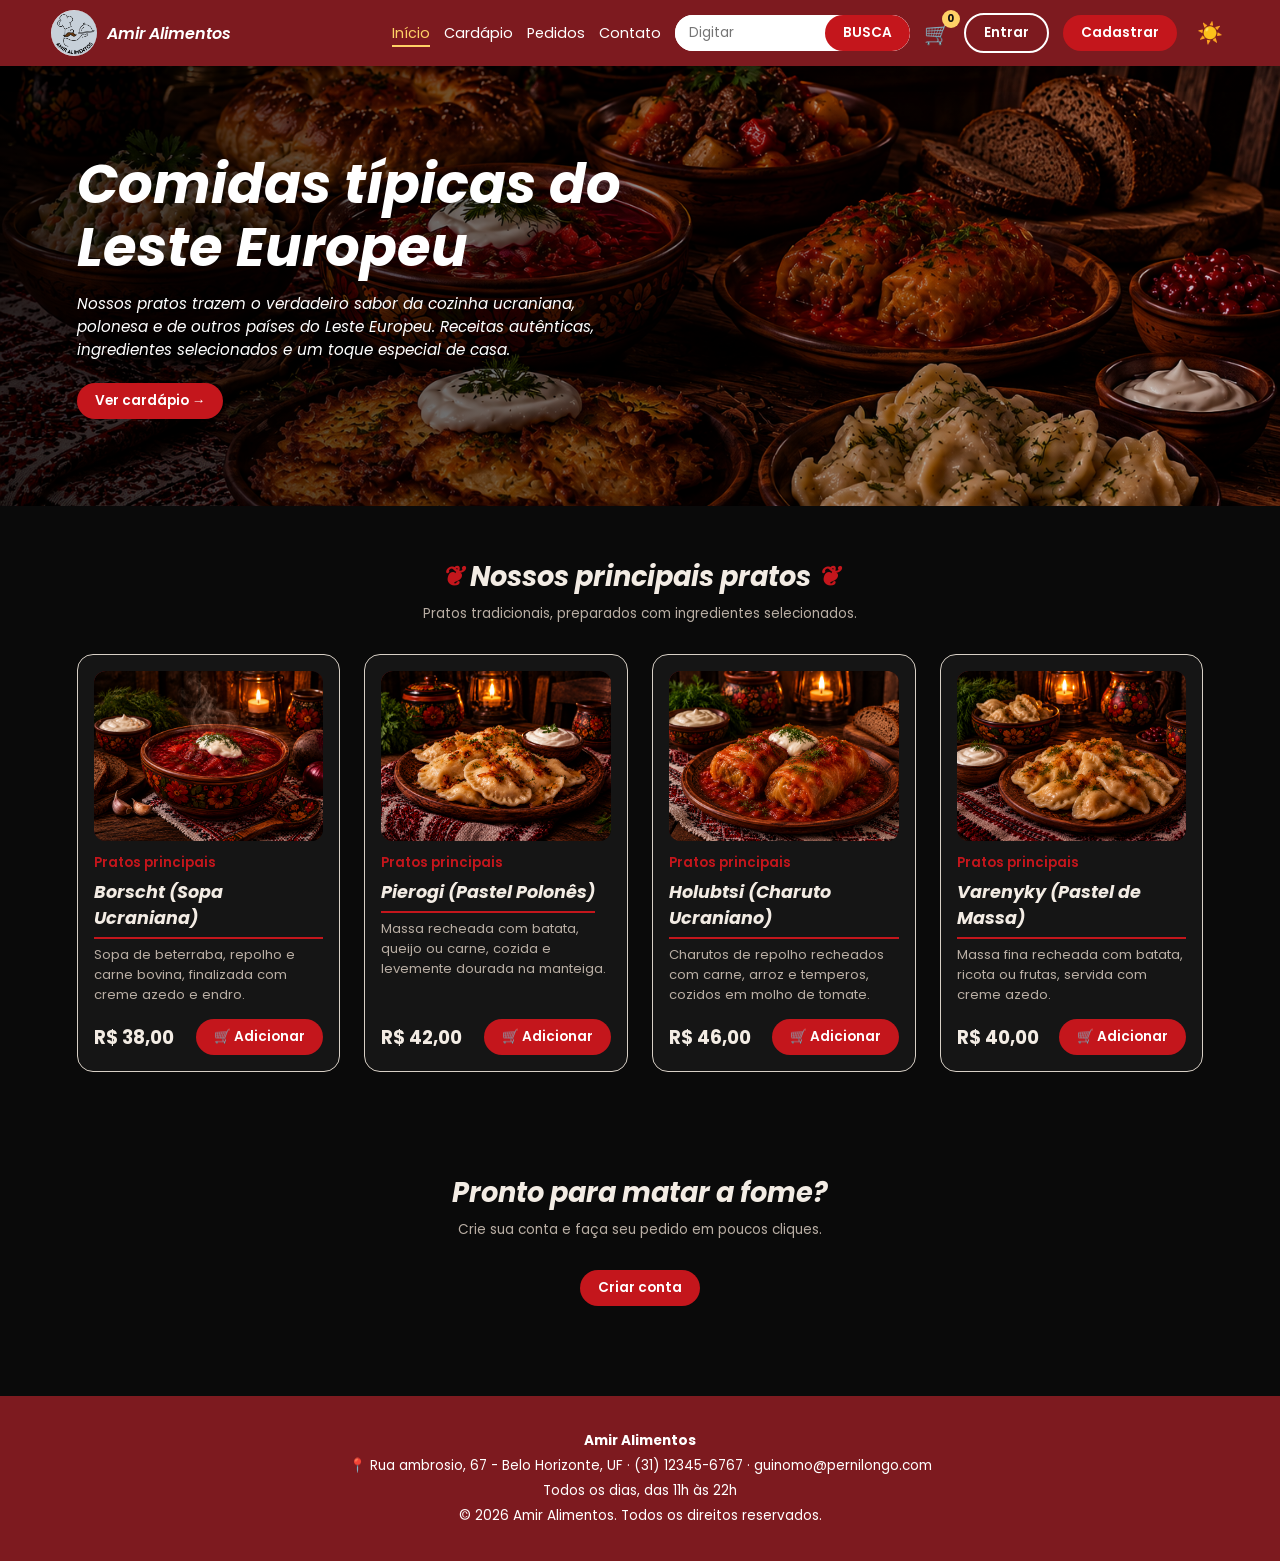
<file: index.html>
<!DOCTYPE html>
<html lang="pt-BR">

<head>
  <meta charset="UTF-8">
  <meta name="viewport" content="width=device-width,initial-scale=1">
  <title>Amir Alimentos</title>
  <link href="https://fonts.googleapis.com/css2?family=Poppins:ital,wght@0,400;0,600;1,400;1,600&display=swap"
    rel="stylesheet">
  <link rel="stylesheet" href="style.css">
</head>

<body>
  <header>
    <a href="index.html" class="logo"><img src="logo.png" alt="Logo Amir Alimentos"
        onerror="this.style.visibility='hidden'"><span data-ls>Amir Alimentos</span></a>
    <button class="ic" id="bur" aria-label="Menu">☰</button>
    <nav id="nav">
      <a class="lk at" href="index.html">Início</a>
      <a class="lk" href="cardapio.html">Cardápio</a>
      <a class="lk" href="pedidos.html">Pedidos</a>
      <a class="lk" href="#contato">Contato</a>
      <form id="hs"><input maxlength="40" placeholder="Digitar" aria-label="Buscar prato"><button>BUSCA</button></form>
      <a class="ic" href="carrinho.html" title="Carrinho">🛒<b id="bd">0</b></a>
      <span id="visitante"><a class="btn o" href="conta.html">Entrar</a> <a class="btn"
          href="conta.html">Cadastrar</a></span>
      <span id="usuario" hidden><a class="lk" href="perfil.html">👤 <span id="nome-usuario"></span></a> <button
          class="btn o" id="sair">Sair</button></span>
      <button class="ic" id="tema" title="Modo claro/escuro"></button>
    </nav>
  </header>

  <main>
    <section class="hero"><img class="bg" src="banquete.png" alt="" onerror="this.remove()">
      <div>
        <h1 data-ls>Comidas típicas do Leste Europeu</h1>
        <p>Nossos pratos trazem o verdadeiro sabor da cozinha ucraniana, polonesa e de outros países do Leste Europeu.
          Receitas autênticas, ingredientes selecionados e um toque especial de casa.</p>
        <a class="btn" href="cardapio.html">Ver cardápio →</a>
      </div>
    </section>
    <section class="sec">
      <h2><u>❦</u> <span data-ls>Nossos principais pratos</span> <u>❦</u></h2>
      <p class="sub">Pratos tradicionais, preparados com ingredientes selecionados.</p>
      <div class="grid" id="destaques">
        <article class="card">
          <div class="foto">🍽️<img src="borscht.png" alt="Borscht (Sopa Ucraniana)" onerror="this.remove()"></div>
          <small>Pratos principais</small>
          <h3>Borscht (Sopa Ucraniana)</h3>
          <p>Sopa de beterraba, repolho e carne bovina, finalizada com creme azedo e endro.</p>
          <div class="rod"><b>R$ 38,00</b><button class="btn" data-add>🛒 Adicionar</button></div>
        </article>
        <article class="card">
          <div class="foto">🍽️<img src="pierogi.png" alt="Pierogi (Pastel Polonês)" onerror="this.remove()"></div>
          <small>Pratos principais</small>
          <h3>Pierogi (Pastel Polonês)</h3>
          <p>Massa recheada com batata, queijo ou carne, cozida e levemente dourada na manteiga.</p>
          <div class="rod"><b>R$ 42,00</b><button class="btn" data-add>🛒 Adicionar</button></div>
        </article>
        <article class="card">
          <div class="foto">🍽️<img src="holubtsi.png" alt="Holubtsi (Charuto Ucraniano)" onerror="this.remove()">
          </div>
          <small>Pratos principais</small>
          <h3>Holubtsi (Charuto Ucraniano)</h3>
          <p>Charutos de repolho recheados com carne, arroz e temperos, cozidos em molho de tomate.</p>
          <div class="rod"><b>R$ 46,00</b><button class="btn" data-add>🛒 Adicionar</button></div>
        </article>
        <article class="card">
          <div class="foto">🍽️<img src="varenyky.png" alt="Varenyky (Pastel de Massa)" onerror="this.remove()">
          </div>
          <small>Pratos principais</small>
          <h3>Varenyky (Pastel de Massa)</h3>
          <p>Massa fina recheada com batata, ricota ou frutas, servida com creme azedo.</p>
          <div class="rod"><b>R$ 40,00</b><button class="btn" data-add>🛒 Adicionar</button></div>
        </article>
      </div>
    </section>
    <section class="sec">
      <h2 data-ls>Pronto para matar a fome?</h2>
      <p class="sub">Crie sua conta e faça seu pedido em poucos cliques.</p><a class="btn"
        href="conta.html">Criar conta</a>
    </section>
  </main>
  <footer id="contato">
    <p><b data-ls>Amir Alimentos</b></p>
    <p>📍 Rua ambrosio, 67 - Belo Horizonte, UF · (31) 12345-6767 · guinomo@pernilongo.com</p>
    <p>Todos os dias, das 11h às 22h</p>
    <p>© 2026 Amir Alimentos. Todos os direitos reservados.</p>
  </footer>
  <div id="toast"></div>
  <script src="script.js"></script>
</body>

</html>
</file>
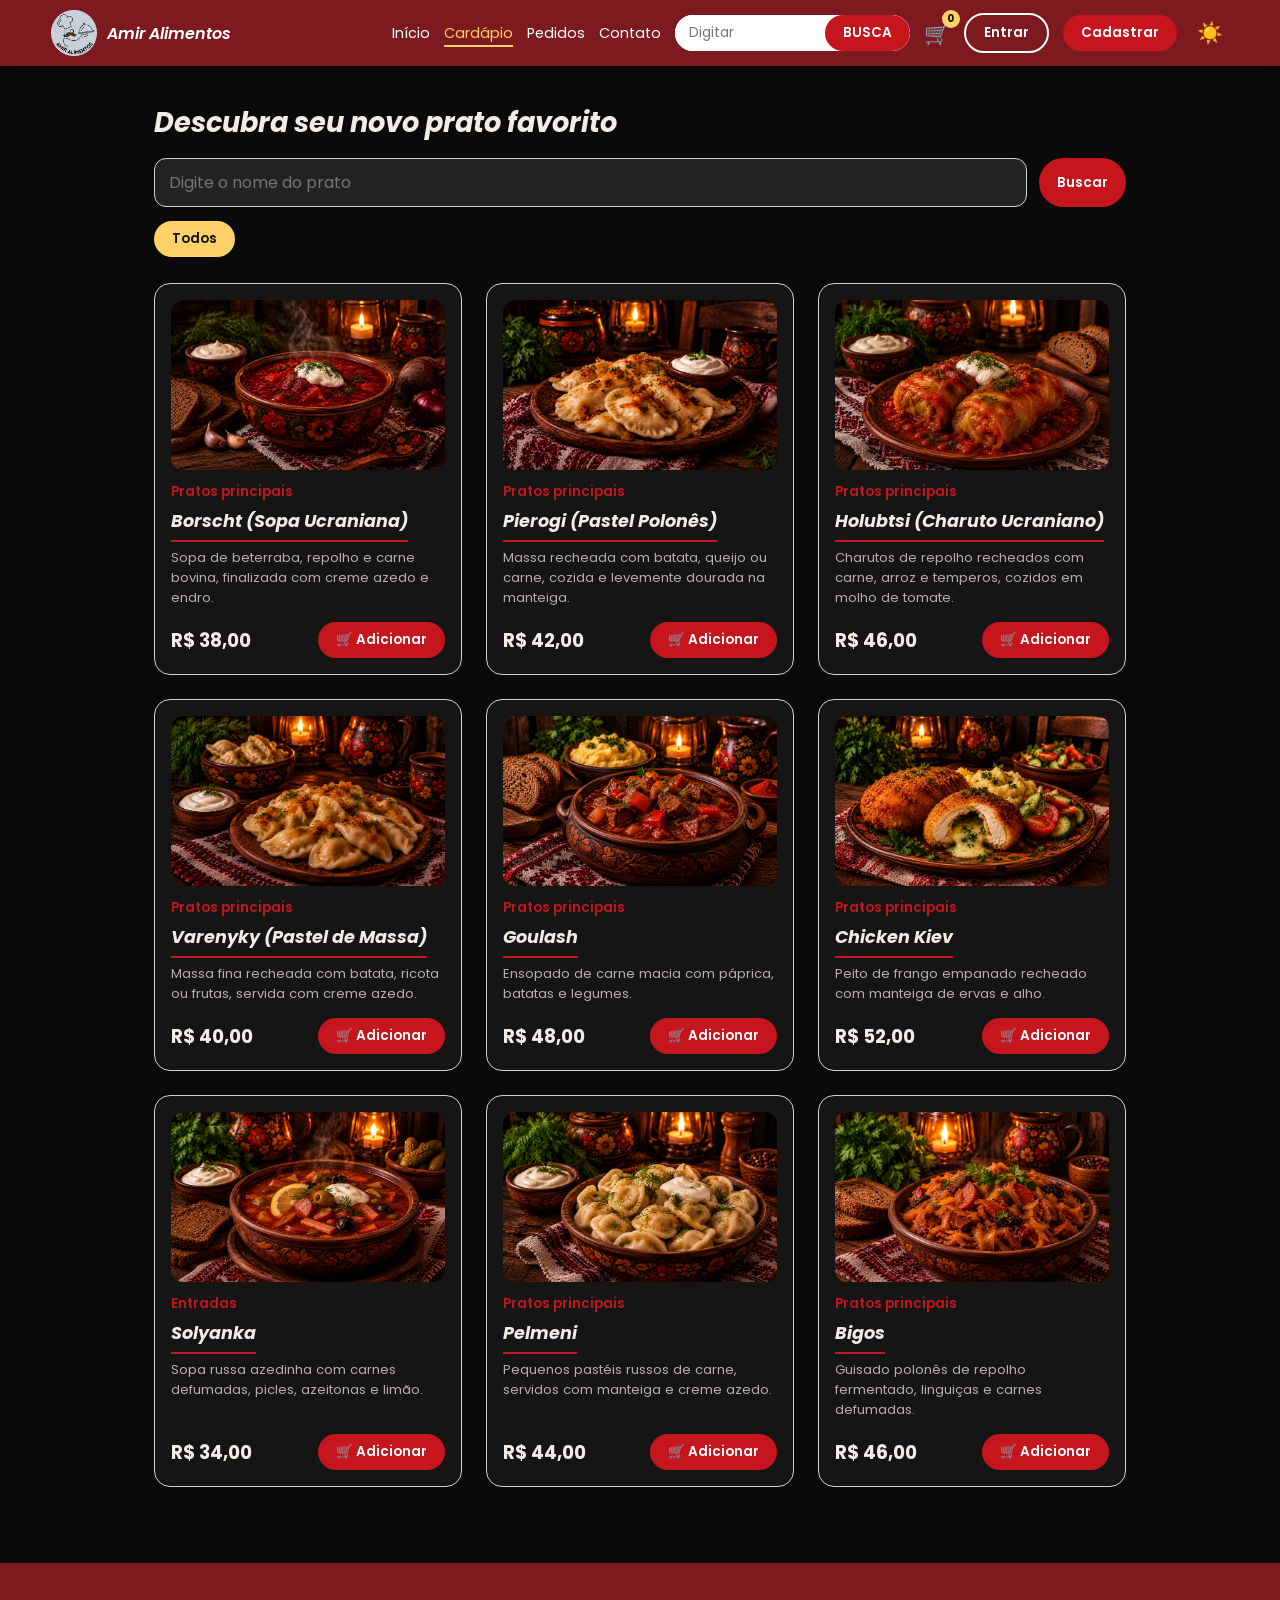
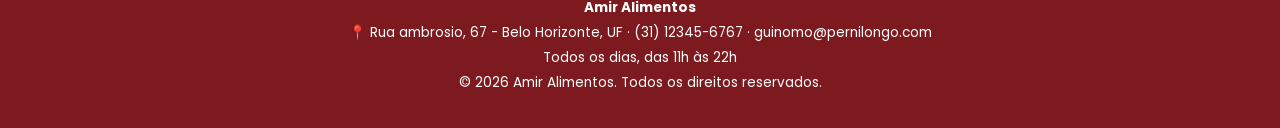
<file: cardapio.html>
<!DOCTYPE html>
<html lang="pt-BR">

<head>
  <meta charset="UTF-8">
  <meta name="viewport" content="width=device-width,initial-scale=1">
  <title>Amir Alimentos</title>
  <link href="https://fonts.googleapis.com/css2?family=Poppins:ital,wght@0,400;0,600;1,400;1,600&display=swap"
    rel="stylesheet">
  <link rel="stylesheet" href="style.css">
</head>

<body>
  <header>
    <a href="index.html" class="logo"><img src="logo.png" alt="Logo Amir Alimentos"
        onerror="this.style.visibility='hidden'"><span data-ls>Amir Alimentos</span></a>
    <button class="ic" id="bur" aria-label="Menu">☰</button>
    <nav id="nav">
      <a class="lk" href="index.html">Início</a>
      <a class="lk at" href="cardapio.html">Cardápio</a>
      <a class="lk" href="pedidos.html">Pedidos</a>
      <a class="lk" href="#contato">Contato</a>
      <form id="hs"><input maxlength="40" placeholder="Digitar" aria-label="Buscar prato"><button>BUSCA</button></form>
      <a class="ic" href="carrinho.html" title="Carrinho">🛒<b id="bd">0</b></a>
      <span id="visitante"><a class="btn o" href="conta.html">Entrar</a> <a class="btn"
          href="conta.html">Cadastrar</a></span>
      <span id="usuario" hidden><a class="lk" href="perfil.html">👤 <span id="nome-usuario"></span></a> <button
          class="btn o" id="sair">Sair</button></span>
      <button class="ic" id="tema" title="Modo claro/escuro"></button>
    </nav>
  </header>

  <main class="wrap">
    <h2 data-ls>Descubra seu novo prato favorito</h2>
    <form class="bar" id="busca"><input id="q" maxlength="40" placeholder="Digite o nome do prato"
        aria-label="Buscar prato"><button class="btn">Buscar</button></form>
    <div class="fil"><button class="btn on" data-c="todos">Todos</button></div>
    <div class="grid" id="lista">
      <article class="card" id="D01" data-id="D01">
        <div class="foto"><img src="borscht.png" alt="Borscht (Sopa Ucraniana)" onerror="this.remove()"></div>
        <small>Pratos principais</small>
        <h3>Borscht (Sopa Ucraniana)</h3>
        <p>Sopa de beterraba, repolho e carne bovina, finalizada com creme azedo e endro.</p>
        <div class="rod"><b>R$ 38,00</b><button class="btn" data-add>🛒 Adicionar</button></div>
      </article>
      <article class="card" id="D02" data-id="D02">
        <div class="foto"><img src="pierogi.png" alt="Pierogi (Pastel Polonês)" onerror="this.remove()"></div>
        <small>Pratos principais</small>
        <h3>Pierogi (Pastel Polonês)</h3>
        <p>Massa recheada com batata, queijo ou carne, cozida e levemente dourada na manteiga.</p>
        <div class="rod"><b>R$ 42,00</b><button class="btn" data-add>🛒 Adicionar</button></div>
      </article>
      <article class="card" id="D03" data-id="D03">
        <div class="foto"><img src="holubtsi.png" alt="Holubtsi (Charuto Ucraniano)" onerror="this.remove()">
        </div>
        <small>Pratos principais</small>
        <h3>Holubtsi (Charuto Ucraniano)</h3>
        <p>Charutos de repolho recheados com carne, arroz e temperos, cozidos em molho de tomate.</p>
        <div class="rod"><b>R$ 46,00</b><button class="btn" data-add>🛒 Adicionar</button></div>
      </article>
      <article class="card" id="D04" data-id="D04">
        <div class="foto"><img src="varenyky.png" alt="Varenyky (Pastel de Massa)" onerror="this.remove()"></div>
        <small>Pratos principais</small>
        <h3>Varenyky (Pastel de Massa)</h3>
        <p>Massa fina recheada com batata, ricota ou frutas, servida com creme azedo.</p>
        <div class="rod"><b>R$ 40,00</b><button class="btn" data-add>🛒 Adicionar</button></div>
      </article>
      <article class="card" id="D05" data-id="D05">
        <div class="foto"><img src="goulash.png" alt="Goulash" onerror="this.remove()"></div>
        <small>Pratos principais</small>
        <h3>Goulash</h3>
        <p>Ensopado de carne macia com páprica, batatas e legumes.</p>
        <div class="rod"><b>R$ 48,00</b><button class="btn" data-add>🛒 Adicionar</button></div>
      </article>
      <article class="card" id="D06" data-id="D06">
        <div class="foto"><img src="chicken-kiev.png" alt="Chicken Kiev" onerror="this.remove()"></div>
        <small>Pratos principais</small>
        <h3>Chicken Kiev</h3>
        <p>Peito de frango empanado recheado com manteiga de ervas e alho.</p>
        <div class="rod"><b>R$ 52,00</b><button class="btn" data-add>🛒 Adicionar</button></div>
      </article>
      <article class="card" id="D07" data-id="D07">
        <div class="foto"><img src="solyanka.png" alt="Solyanka" onerror="this.remove()"></div>
        <small>Entradas</small>
        <h3>Solyanka</h3>
        <p>Sopa russa azedinha com carnes defumadas, picles, azeitonas e limão.</p>
        <div class="rod"><b>R$ 34,00</b><button class="btn" data-add>🛒 Adicionar</button></div>
      </article>
      <article class="card" id="D08" data-id="D08">
        <div class="foto"><img src="pelmeni.png" alt="Pelmeni" onerror="this.remove()"></div>
        <small>Pratos principais</small>
        <h3>Pelmeni</h3>
        <p>Pequenos pastéis russos de carne, servidos com manteiga e creme azedo.</p>
        <div class="rod"><b>R$ 44,00</b><button class="btn" data-add>🛒 Adicionar</button></div>
      </article>
      <article class="card" id="D09" data-id="D09">
        <div class="foto"><img src="bigos.png" alt="Bigos" onerror="this.remove()"></div>
        <small>Pratos principais</small>
        <h3>Bigos</h3>
        <p>Guisado polonês de repolho fermentado, linguiças e carnes defumadas.</p>
        <div class="rod"><b>R$ 46,00</b><button class="btn" data-add>🛒 Adicionar</button></div>
      </article>
    </div>
    <p class="vazio" id="nada" hidden>Nenhum prato encontrado</p>
  </main>
  <footer id="contato">
    <p><b data-ls>Amir Alimentos</b></p>
    <p>📍 Rua ambrosio, 67 - Belo Horizonte, UF · (31) 12345-6767 · guinomo@pernilongo.com</p>
    <p>Todos os dias, das 11h às 22h</p>
    <p>© 2026 Amir Alimentos. Todos os direitos reservados.</p>
  </footer>
  <div id="toast"></div>
  <script src="script.js"></script>
</body>

</html>
</file>
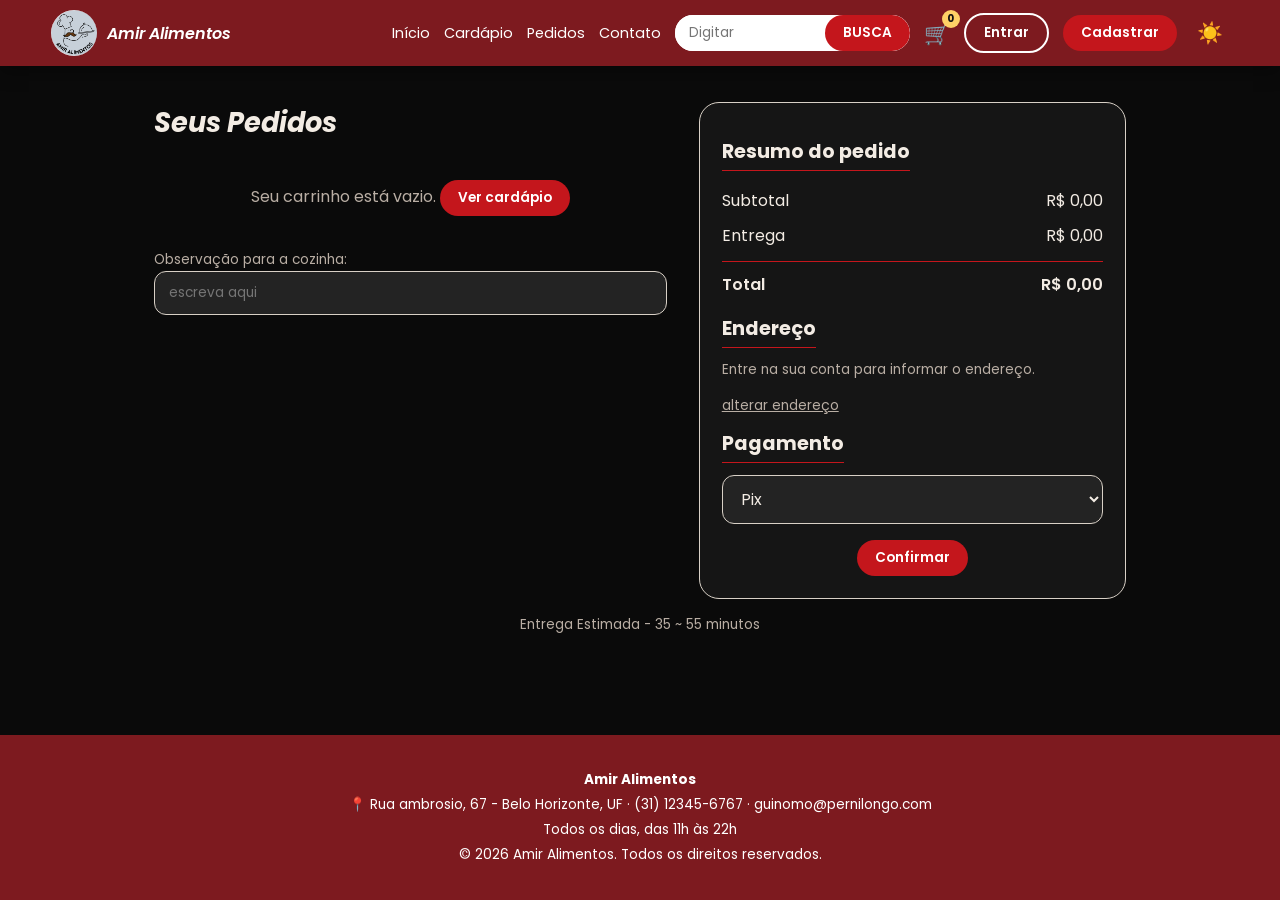
<file: carrinho.html>
<!DOCTYPE html>
<html lang="pt-BR">

<head>
    <meta charset="UTF-8">
    <meta name="viewport" content="width=device-width,initial-scale=1">
    <title>Amir Alimentos</title>
    <link href="https://fonts.googleapis.com/css2?family=Poppins:ital,wght@0,400;0,600;1,400;1,600&display=swap"
        rel="stylesheet">
    <link rel="stylesheet" href="style.css">
</head>

<body>
    <header>
        <a href="index.html" class="logo"><img src="logo.png" alt="Logo Amir Alimentos"
                onerror="this.style.visibility='hidden'"><span data-ls>Amir Alimentos</span></a>
        <button class="ic" id="bur" aria-label="Menu">☰</button>
        <nav id="nav">
            <a class="lk" href="index.html">Início</a>
            <a class="lk" href="cardapio.html">Cardápio</a>
            <a class="lk" href="pedidos.html">Pedidos</a>
            <a class="lk" href="#contato">Contato</a>
            <form id="hs"><input maxlength="40" placeholder="Digitar" aria-label="Buscar prato"><button>BUSCA</button>
            </form>
            <a class="ic" href="carrinho.html" title="Carrinho">🛒<b id="bd">0</b></a>
            <span id="visitante"><a class="btn o" href="conta.html">Entrar</a> <a class="btn"
                    href="conta.html">Cadastrar</a></span>
            <span id="usuario" hidden><a class="lk" href="perfil.html">👤 <span id="nome-usuario"></span></a> <button
                    class="btn o" id="sair">Sair</button></span>
            <button class="ic" id="tema" title="Modo claro/escuro"></button>
        </nav>
    </header>

    <main class="wrap">
        <div class="crt">
            <div>
                <h2 data-ls>Seus Pedidos</h2>
                <div id="itens"></div>
                <label class="sub">Observação para a cozinha:<input id="obs" maxlength="120"
                        placeholder="escreva aqui"></label>
            </div>
            <aside class="box">
                <h3>Resumo do pedido</h3>
                <div class="lin"><span>Subtotal</span><span id="sub"></span></div>
                <div class="lin"><span>Entrega</span><span id="fre"></span></div>
                <div class="lin t"><span>Total</span><span id="tot"></span></div>
                <h3>Endereço</h3>
                <p id="end" class="sub"></p><a href="perfil.html" class="sub"><u>alterar endereço</u></a>
                <h3>Pagamento</h3><select id="pg">
                    <option>Pix</option>
                    <option>Cartão de crédito</option>
                    <option>Cartão de débito</option>
                    <option>Dinheiro</option>
                </select>
                <p style="text-align:center;margin-top:16px"><button class="btn" id="ok">Confirmar</button></p>
            </aside>
        </div>
        <p class="sub" style="text-align:center;margin-top:16px">Entrega Estimada - 35 ~ 55 minutos</p>
    </main>
    <footer id="contato">
    <p><b data-ls>Amir Alimentos</b></p>
    <p>📍 Rua ambrosio, 67 - Belo Horizonte, UF · (31) 12345-6767 · guinomo@pernilongo.com</p>
    <p>Todos os dias, das 11h às 22h</p>
    <p>© 2026 Amir Alimentos. Todos os direitos reservados.</p>
  </footer>
    <div id="toast"></div>
    <script src="script.js"></script>
</body>

</html>
</file>
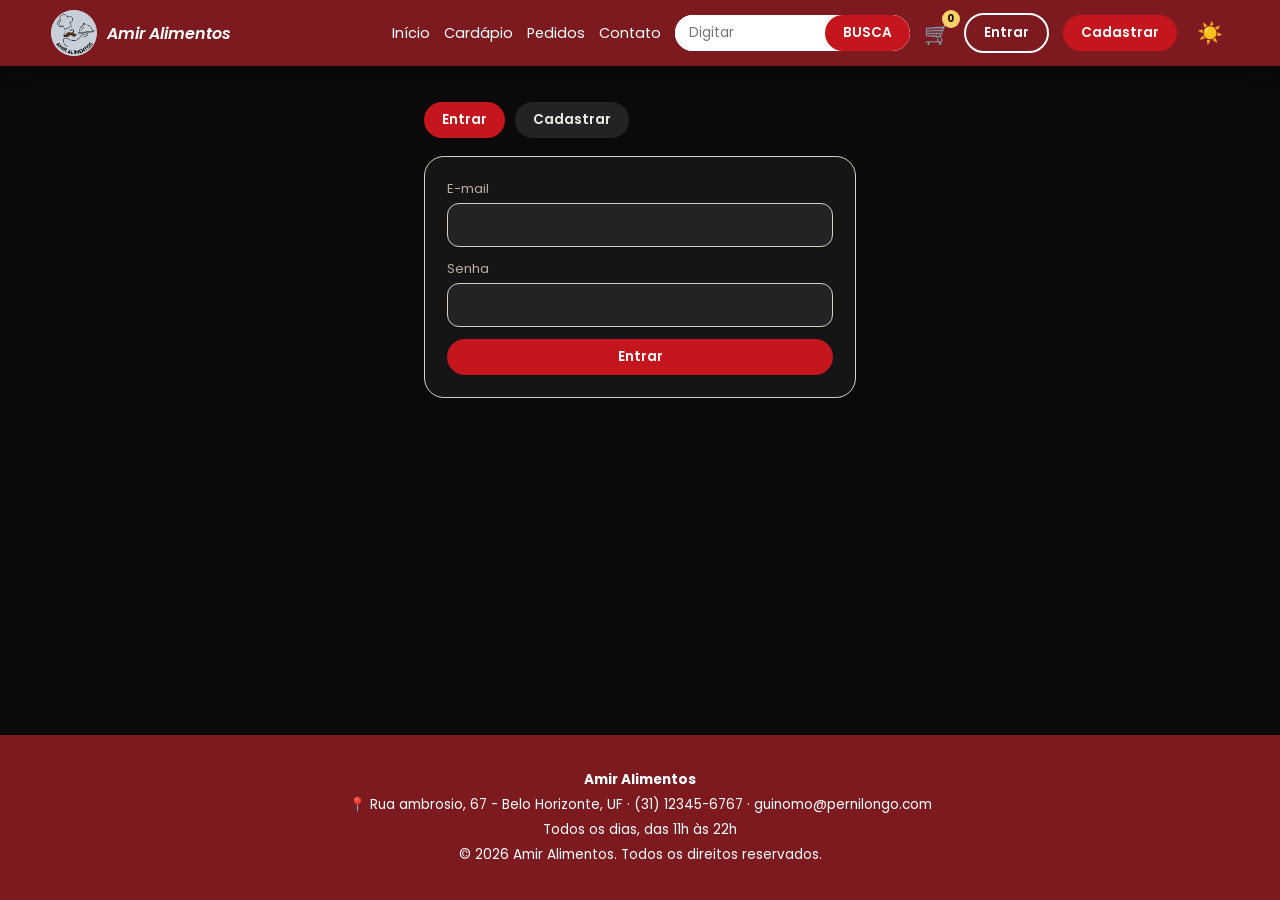
<file: conta.html>
<!DOCTYPE html>
<html lang="pt-BR">

<head>
    <meta charset="UTF-8">
    <meta name="viewport" content="width=device-width,initial-scale=1">
    <title>Amir Alimentos</title>
    <link href="https://fonts.googleapis.com/css2?family=Poppins:ital,wght@0,400;0,600;1,400;1,600&display=swap"
        rel="stylesheet">
    <link rel="stylesheet" href="style.css">
</head>

<body>
    <header>
        <a href="index.html" class="logo"><img src="logo.png" alt="Logo Amir Alimentos"
                onerror="this.style.visibility='hidden'"><span data-ls>Amir Alimentos</span></a>
        <button class="ic" id="bur" aria-label="Menu">☰</button>
        <nav id="nav">
            <a class="lk" href="index.html">Início</a>
            <a class="lk" href="cardapio.html">Cardápio</a>
            <a class="lk" href="pedidos.html">Pedidos</a>
            <a class="lk" href="#contato">Contato</a>
            <form id="hs"><input maxlength="40" placeholder="Digitar" aria-label="Buscar prato"><button>BUSCA</button>
            </form>
            <a class="ic" href="carrinho.html" title="Carrinho">🛒<b id="bd">0</b></a>
            <span id="visitante"><a class="btn o" href="conta.html">Entrar</a> <a class="btn"
                    href="conta.html">Cadastrar</a></span>
            <span id="usuario" hidden><a class="lk" href="perfil.html">👤 <span id="nome-usuario"></span></a> <button
                    class="btn o" id="sair">Sair</button></span>
            <button class="ic" id="tema" title="Modo claro/escuro"></button>
        </nav>
    </header>

    <main class="wrap" style="max-width:560px">
        <div class="tabs"><button class="btn on" id="tl">Entrar</button><button class="btn" id="tc">Cadastrar</button>
        </div>
        <form class="box f" id="fl">
            <div class="msg"></div>
            <label>E-mail<input type="email" name="email" maxlength="60" required></label>
            <label>Senha<input type="password" name="senha" maxlength="20" required></label>
            <button class="btn">Entrar</button>
        </form>
        <form class="box f" id="fc" hidden>
            <div class="msg"></div>
            <label>Nome completo<input name="nome" data-mask="nome" maxlength="60" required></label>
            <label>E-mail<input type="email" name="email" maxlength="60" required></label>
            <div class="cols"><label>CPF<input name="cpf" data-mask="cpf" inputmode="numeric" maxlength="14"
                        placeholder="000.000.000-00" required></label>
                <label>Telefone<input name="telefone" data-mask="telefone" inputmode="numeric" maxlength="15"
                        placeholder="(00) 00000-0000" required></label>
            </div>
            <div class="cols"><label>CEP<input name="cep" data-mask="cep" inputmode="numeric" maxlength="9"
                        placeholder="00000-000" required></label>
                <label>Endereço<input name="endereco" maxlength="80" placeholder="Rua, número, bairro" required></label>
            </div>
            <div class="cols"><label>Senha<input type="password" name="senha" maxlength="20" required></label>
                <label>Confirmar senha<input type="password" name="senha2" maxlength="20" required></label>
            </div>
            <button class="btn">Criar conta</button>
        </form>
    </main>
   <footer id="contato">
    <p><b data-ls>Amir Alimentos</b></p>
    <p>📍 Rua ambrosio, 67 - Belo Horizonte, UF · (31) 12345-6767 · guinomo@pernilongo.com</p>
    <p>Todos os dias, das 11h às 22h</p>
    <p>© 2026 Amir Alimentos. Todos os direitos reservados.</p>
  </footer>
    <div id="toast"></div>
    <script src="script.js"></script>
</body>

</html>
</file>
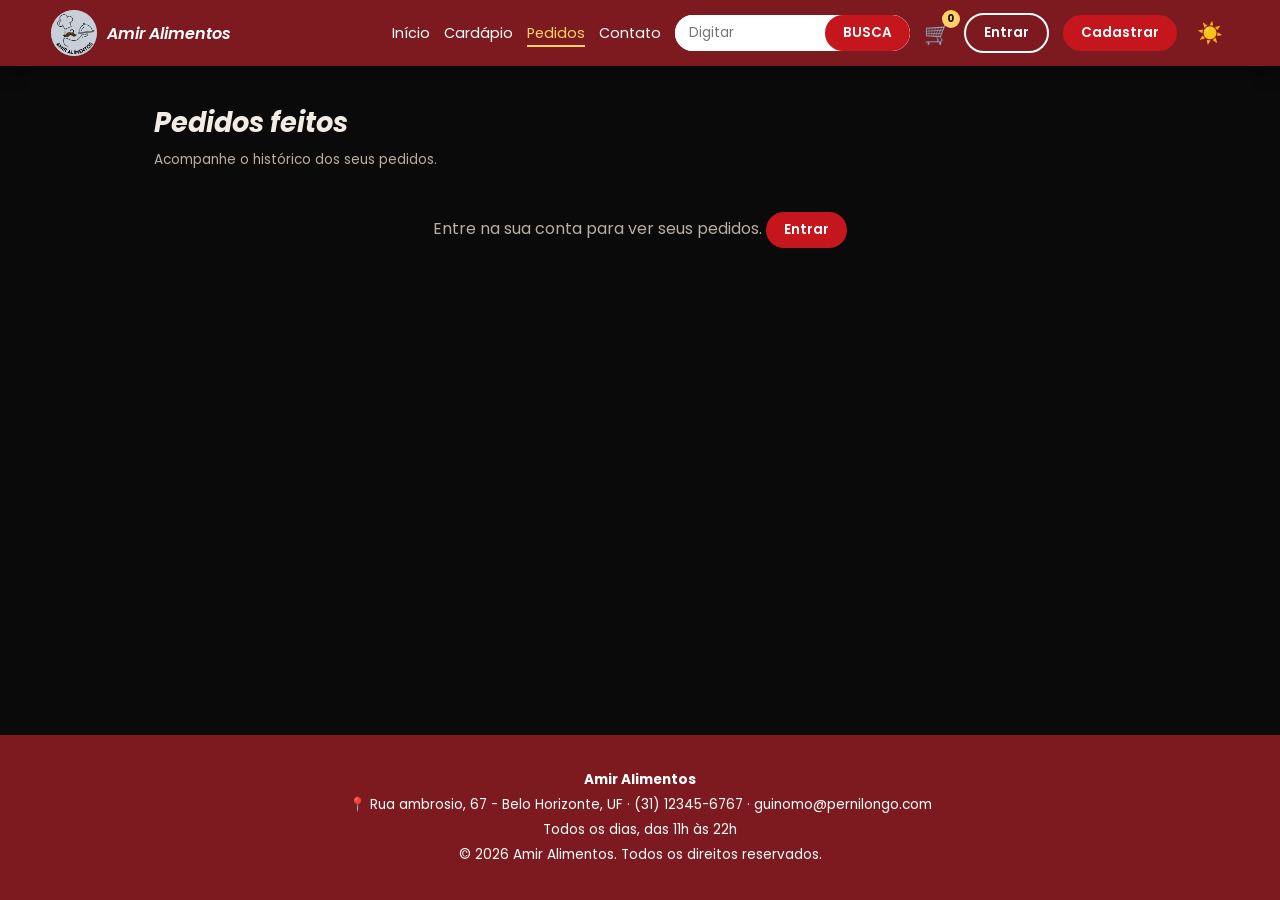
<file: pedidos.html>
<!DOCTYPE html>
<html lang="pt-BR">

<head>
    <meta charset="UTF-8">
    <meta name="viewport" content="width=device-width,initial-scale=1">
    <title>Amir Alimentos</title>
    <link href="https://fonts.googleapis.com/css2?family=Poppins:ital,wght@0,400;0,600;1,400;1,600&display=swap"
        rel="stylesheet">
    <link rel="stylesheet" href="style.css">
</head>

<body>
    <header>
        <a href="index.html" class="logo"><img src="logo.png" alt="Logo Amir Alimentos"
                onerror="this.style.visibility='hidden'"><span data-ls>Amir Alimentos</span></a>
        <button class="ic" id="bur" aria-label="Menu">☰</button>
        <nav id="nav">
            <a class="lk" href="index.html">Início</a>
            <a class="lk" href="cardapio.html">Cardápio</a>
            <a class="lk at" href="pedidos.html">Pedidos</a>
            <a class="lk" href="#contato">Contato</a>
            <form id="hs"><input maxlength="40" placeholder="Digitar" aria-label="Buscar prato"><button>BUSCA</button>
            </form>
            <a class="ic" href="carrinho.html" title="Carrinho">🛒<b id="bd">0</b></a>
            <span id="visitante"><a class="btn o" href="conta.html">Entrar</a> <a class="btn"
                    href="conta.html">Cadastrar</a></span>
            <span id="usuario" hidden><a class="lk" href="perfil.html">👤 <span id="nome-usuario"></span></a> <button
                    class="btn o" id="sair">Sair</button></span>
            <button class="ic" id="tema" title="Modo claro/escuro"></button>
        </nav>
    </header>

    <main class="wrap">
        <h2 data-ls>Pedidos feitos</h2>
        <p class="sub">Acompanhe o histórico dos seus pedidos.</p>
        <div id="pedidos"></div>
    </main>
    <footer id="contato">
    <p><b data-ls>Amir Alimentos</b></p>
    <p>📍 Rua ambrosio, 67 - Belo Horizonte, UF · (31) 12345-6767 · guinomo@pernilongo.com</p>
    <p>Todos os dias, das 11h às 22h</p>
    <p>© 2026 Amir Alimentos. Todos os direitos reservados.</p>
  </footer>
    <div id="toast"></div>
    <script src="script.js"></script>
</body>

</html>
</file>
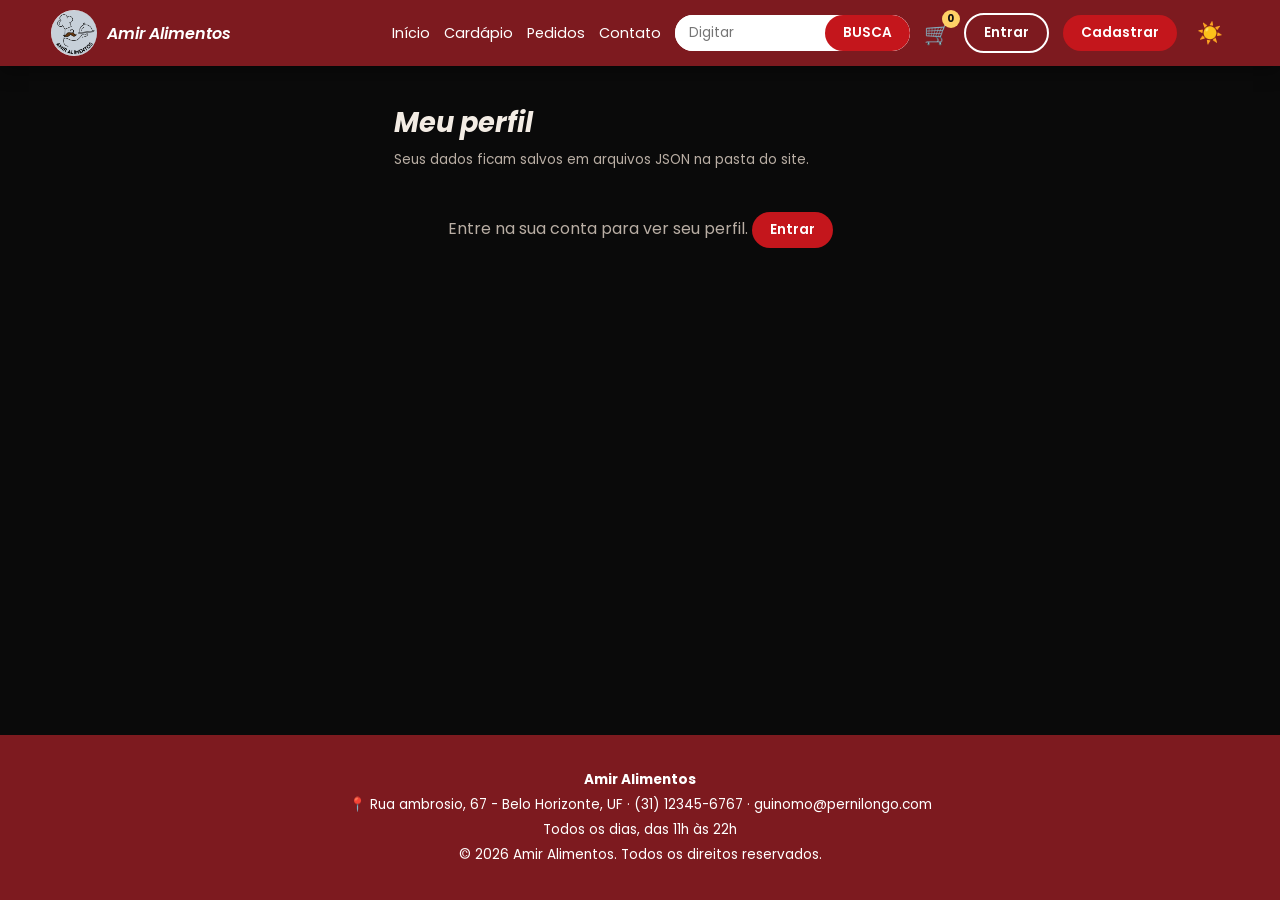
<file: perfil.html>
<!DOCTYPE html>
<html lang="pt-BR">

<head>
    <meta charset="UTF-8">
    <meta name="viewport" content="width=device-width,initial-scale=1">
    <title>Amir Alimentos</title>
    <link href="https://fonts.googleapis.com/css2?family=Poppins:ital,wght@0,400;0,600;1,400;1,600&display=swap"
        rel="stylesheet">
    <link rel="stylesheet" href="style.css">
</head>

<body>
    <header>
        <a href="index.html" class="logo"><img src="logo.png" alt="Logo Amir Alimentos"
                onerror="this.style.visibility='hidden'"><span data-ls>Amir Alimentos</span></a>
        <button class="ic" id="bur" aria-label="Menu">☰</button>
        <nav id="nav">
            <a class="lk" href="index.html">Início</a>
            <a class="lk" href="cardapio.html">Cardápio</a>
            <a class="lk" href="pedidos.html">Pedidos</a>
            <a class="lk" href="#contato">Contato</a>
            <form id="hs"><input maxlength="40" placeholder="Digitar" aria-label="Buscar prato"><button>BUSCA</button>
            </form>
            <a class="ic" href="carrinho.html" title="Carrinho">🛒<b id="bd">0</b></a>
            <span id="visitante"><a class="btn o" href="conta.html">Entrar</a> <a class="btn"
                    href="conta.html">Cadastrar</a></span>
            <span id="usuario" hidden><a class="lk" href="perfil.html">👤 <span id="nome-usuario"></span></a> <button
                    class="btn o" id="sair">Sair</button></span>
            <button class="ic" id="tema" title="Modo claro/escuro"></button>
        </nav>
    </header>

    <main class="wrap" style="max-width:620px">
        <h2 data-ls>Meu perfil</h2>
        <p class="sub">Seus dados ficam salvos em arquivos JSON na pasta do site.</p>
        <form class="box f" id="pf">
            <div class="msg"></div>
            <label>Nome completo<input name="nome" data-mask="nome" maxlength="60" required></label>
            <div class="cols"><label>E-mail<input name="email" readonly></label><label>CPF<input name="cpf"
                        readonly></label></div>
            <div class="cols"><label>Telefone<input name="telefone" data-mask="telefone" inputmode="numeric"
                        maxlength="15"></label><label>CEP<input name="cep" data-mask="cep" inputmode="numeric"
                        maxlength="9"></label></div>
            <label>Endereço<input name="endereco" maxlength="80"></label>
            <button class="btn">Salvar alterações</button>
        </form>
    </main>
    <footer id="contato">
    <p><b data-ls>Amir Alimentos</b></p>
    <p>📍 Rua ambrosio, 67 - Belo Horizonte, UF · (31) 12345-6767 · guinomo@pernilongo.com</p>
    <p>Todos os dias, das 11h às 22h</p>
    <p>© 2026 Amir Alimentos. Todos os direitos reservados.</p>
  </footer>
    <div id="toast"></div>
    <script src="script.js"></script>
</body>

</html>
</file>
<file: style.css>
:root {
    --bg: #0a0a0a;
    --bg2: #151515;
    --tx: #f3ece4;
    --mut: #b9aea4;
    --c0: #7d1a1f;
    --c1: #c4161c;
    --c2: #ffd166;
    --bd: #d8d0c6;
    --in: #232323
}

[data-tema=claro] {
    --bg: #f7f0e8;
    --bg2: #fff;
    --tx: #1d1512;
    --mut: #6b5e56;
    --c2: #b3151b;
    --bd: #8a8078;
    --in: #e9e1d8
}

* {
    box-sizing: border-box;
    margin: 0
}

[hidden] {
    display: none !important
}

body {
    font-size: 16px;
    font-family: Poppins, sans-serif;
    background: var(--bg);
    color: var(--tx);
    min-height: 100vh;
    display: flex;
    flex-direction: column;
    transition: background .2s, color .2s
}

main {
    flex: 1;
    width: 100%
}

a {
    color: inherit;
    text-decoration: none
}

img {
    max-width: 100%
}

.w {
    display: inline-block;
    white-space: nowrap
}

.l {
    display: inline-block;
    font-style: inherit;
    transition: color .2s;
    cursor: default
}

.l:hover {
    color: var(--c2)
}

header {
    position: sticky;
    top: 0;
    z-index: 20;
    background: var(--c0);
    color: #fff;
    --c2: #ffd166;
    display: flex;
    align-items: center;
    gap: 14px;
    padding: 10px 4%;
    flex-wrap: wrap;
    box-shadow: 0 4px 18px #0006
}

.logo {
    display: flex;
    align-items: center;
    gap: 10px;
    font-weight: 600;
    font-style: italic
}

.logo img {
    width: 46px;
    height: 46px;
    border-radius: 50%;
    background: #fff3;
    object-fit: cover
}

nav {
    display: flex;
    align-items: center;
    gap: 14px;
    flex: 1;
    justify-content: flex-end;
    flex-wrap: wrap
}

.lk {
    position: relative;
    font-size: .9rem;
    transition: .3s
}

.lk::after {
    content: "";
    position: absolute;
    left: 0;
    bottom: -3px;
    height: 2px;
    width: 0;
    background: var(--c2);
    transition: .3s
}

.lk:hover,
.lk.at {
    color: var(--c2)
}

.lk:hover::after,
.lk.at::after {
    width: 100%
}

#hs {
    display: flex;
    background: #fff;
    border-radius: 30px;
    overflow: hidden
}

#hs input {
    border: 0;
    border-radius: 0;
    padding: 7px 14px;
    width: 150px;
    box-shadow: none;
    background: #fff;
    color: #111;
    font-size: .85rem
}

.btn,
#hs button {
    border: 0;
    background: var(--c1);
    color: #fff;
    font: inherit;
    font-weight: 600;
    font-size: .85rem;
    cursor: pointer;
    border-radius: 30px;
    padding: 8px 18px;
    transition: background .2s, color .2s;
    display: inline-block
}

.btn:hover,
#hs button:hover {
    background: var(--c2);
    color: #111
}

.o {
    background: transparent;
    border: 2px solid var(--c1);
    color: var(--tx)
}

header .o {
    border-color: #fff;
    color: #fff
}

.ic {
    background: none;
    border: 0;
    color: #fff;
    font-size: 1.3rem;
    cursor: pointer;
    transition: opacity .2s;
    position: relative
}

.ic:hover {
    opacity: .8
}

#bd {
    position: absolute;
    top: -8px;
    right: -10px;
    background: var(--c2);
    color: #111;
    font-size: .65rem;
    border-radius: 50%;
    width: 18px;
    height: 18px;
    display: grid;
    place-items: center
}

#bur {
    display: none
}

#visitante,
#usuario {
    display: contents
}

.hero {
    position: relative;
    min-height: 440px;
    display: flex;
    align-items: center;
    padding: 40px 6%;
    overflow: hidden;
    background: linear-gradient(135deg, #2a0a0b, #000)
}

.hero .bg {
    position: absolute;
    inset: 0;
    width: 100%;
    height: 100%;
    object-fit: cover
}

.hero::after {
    content: "";
    position: absolute;
    inset: 0;
    background: linear-gradient(90deg, #000c, #0002)
}

.hero div {
    position: relative;
    z-index: 1;
    max-width: 560px;
    color: #fff;
    --c2: #ffd166
}

h1 {
    font-size: clamp(2rem, 6vw, 3.4rem);
    font-style: italic;
    line-height: 1.15;
    margin-bottom: 14px
}

.hero p {
    font-style: italic;
    margin-bottom: 22px;
    font-size: .95rem
}

.sec {
    padding: 50px 6%;
    text-align: center
}

h2 {
    font-size: 1.7rem;
    font-style: italic;
    margin-bottom: 6px
}

h2 u {
    text-decoration: none;
    color: var(--c1);
    display: inline-block
}

.sub {
    color: var(--mut);
    font-size: .85rem;
    margin-bottom: 12px
}

.sec .sub {
    margin-bottom: 30px
}

.grid {
    display: grid;
    grid-template-columns: repeat(auto-fill, minmax(260px, 1fr));
    gap: 24px;
    text-align: left
}

.card {
    background: var(--bg2);
    border: 1.5px solid var(--bd);
    border-radius: 16px;
    padding: 16px;
    display: flex;
    flex-direction: column;
    gap: 6px;
    transition: border-color .2s
}

.card:hover {
    border-color: var(--c1)
}

.foto {
    position: relative;
    height: 170px;
    border-radius: 12px;
    overflow: hidden;
    background: linear-gradient(135deg, var(--c0), #000);
    display: grid;
    place-items: center;
    font-size: 2.4rem;
    margin-bottom: 6px
}

.foto img {
    position: absolute;
    inset: 0;
    width: 100%;
    height: 100%;
    object-fit: cover
}

.card small {
    color: var(--c1);
    font-weight: 600
}

.card h3 {
    font-size: 1.1rem;
    font-style: italic;
    border-bottom: 2px solid var(--c1);
    padding-bottom: 6px;
    width: fit-content;
    max-width: 100%
}

.card p {
    font-size: .82rem;
    color: var(--mut);
    flex: 1
}

.rod {
    display: flex;
    justify-content: space-between;
    align-items: center;
    margin-top: 8px
}

.rod b {
    font-size: 1.15rem
}

.wrap {
    max-width: 1100px;
    margin: auto;
    padding: 36px 5%
}

input,
select {
    font: inherit;
    background: var(--in);
    color: var(--tx);
    border: 1px solid var(--bd);
    border-radius: 12px;
    padding: 11px 14px;
    width: 100%;
    outline: 0;
    transition: .3s
}

input:focus,
select:focus {
    border-color: var(--c1);
    box-shadow: 0 0 0 3px #c4161c55
}

.bar {
    display: flex;
    gap: 12px;
    margin: 14px 0
}

.fil {
    display: flex;
    gap: 10px;
    flex-wrap: wrap;
    margin-bottom: 26px
}

.fil .btn.on {
    background: var(--c2);
    color: #111
}

.vazio {
    padding: 30px;
    text-align: center;
    color: var(--mut);
    grid-column: 1/-1
}

.crt {
    display: grid;
    grid-template-columns: 1.2fr 1fr;
    gap: 32px;
    align-items: start
}

.box {
    background: var(--bg2);
    border: 1.5px solid var(--bd);
    border-radius: 20px;
    padding: 22px
}

.box h3 {
    font-size: 1.2rem;
    border-bottom: 1px solid var(--c1);
    width: fit-content;
    padding-bottom: 4px;
    margin: 12px 0
}

.it {
    margin: 14px 0
}

.it h4 {
    font: italic 600 1.3rem Poppins;
    color: var(--c1)
}

.it small {
    color: var(--mut);
    display: block;
    margin: 4px 0
}

.qt {
    display: inline-flex;
    align-items: center;
    gap: 14px;
    background: var(--in);
    border-radius: 20px;
    padding: 4px 12px;
    margin-top: 8px
}

.qt button {
    border: 0;
    background: none;
    color: var(--tx);
    font-size: 1.2rem;
    cursor: pointer
}

.qt button:hover {
    color: var(--c1)
}

.lin {
    display: flex;
    justify-content: space-between;
    padding: 5px 0
}

.lin.t {
    font-weight: 600;
    border-top: 1px solid var(--c1);
    margin-top: 8px;
    padding-top: 10px
}

.tabs {
    display: flex;
    gap: 10px;
    margin-bottom: 18px
}

.tabs .btn:not(.on) {
    background: var(--in);
    color: var(--tx)
}

.f {
    display: grid;
    gap: 12px
}

.f label {
    font-size: .82rem;
    color: var(--mut);
    display: grid;
    gap: 4px
}

.cols {
    display: grid;
    grid-template-columns: 1fr 1fr;
    gap: 12px
}

.msg {
    display: none;
    padding: 10px;
    border-radius: 10px;
    font-size: .85rem;
    background: #c4161c33;
    border: 1px solid var(--c1)
}

.ped {
    margin-bottom: 16px
}

.ped h4 {
    display: flex;
    justify-content: space-between;
    flex-wrap: wrap
}

.ped ul {
    margin: 8px 0 8px 20px;
    font-size: .9rem
}

.st {
    color: var(--c2);
    font-weight: 600
}

footer {
    background: var(--c0);
    color: #fff;
    --c2: #ffd166;
    padding: 30px 6%;
    text-align: center;
    font-size: .85rem;
    margin-top: 40px
}

footer p {
    margin: 5px
}

#toast {
    position: fixed;
    bottom: 24px;
    left: 50%;
    transform: translate(-50%, 100px);
    background: var(--c1);
    color: #fff;
    padding: 12px 22px;
    border-radius: 30px;
    transition: .4s;
    z-index: 50;
    opacity: 0;
    font-size: .9rem;
    max-width: 92%;
    text-align: center
}

#toast.on {
    transform: translate(-50%, 0);
    opacity: 1
}

#toast a {
    text-decoration: underline;
    margin-left: 8px;
    font-weight: 600
}

@media(max-width:900px) {
    #bur {
        display: block
    }

    header {
        justify-content: space-between
    }

    nav {
        display: none;
        width: 100%;
        flex-direction: column;
        align-items: stretch;
        text-align: center;
        flex: none
    }

    nav.on {
        display: flex
    }

    .crt {
        grid-template-columns: 1fr
    }

    #hs input {
        width: 100%
    }

    #hs {
        width: 100%
    }
}

@media(max-width:560px) {
    .cols {
        grid-template-columns: 1fr
    }

    .bar {
        flex-direction: column
    }

    .hero {
        min-height: 380px
    }
}
</file>
